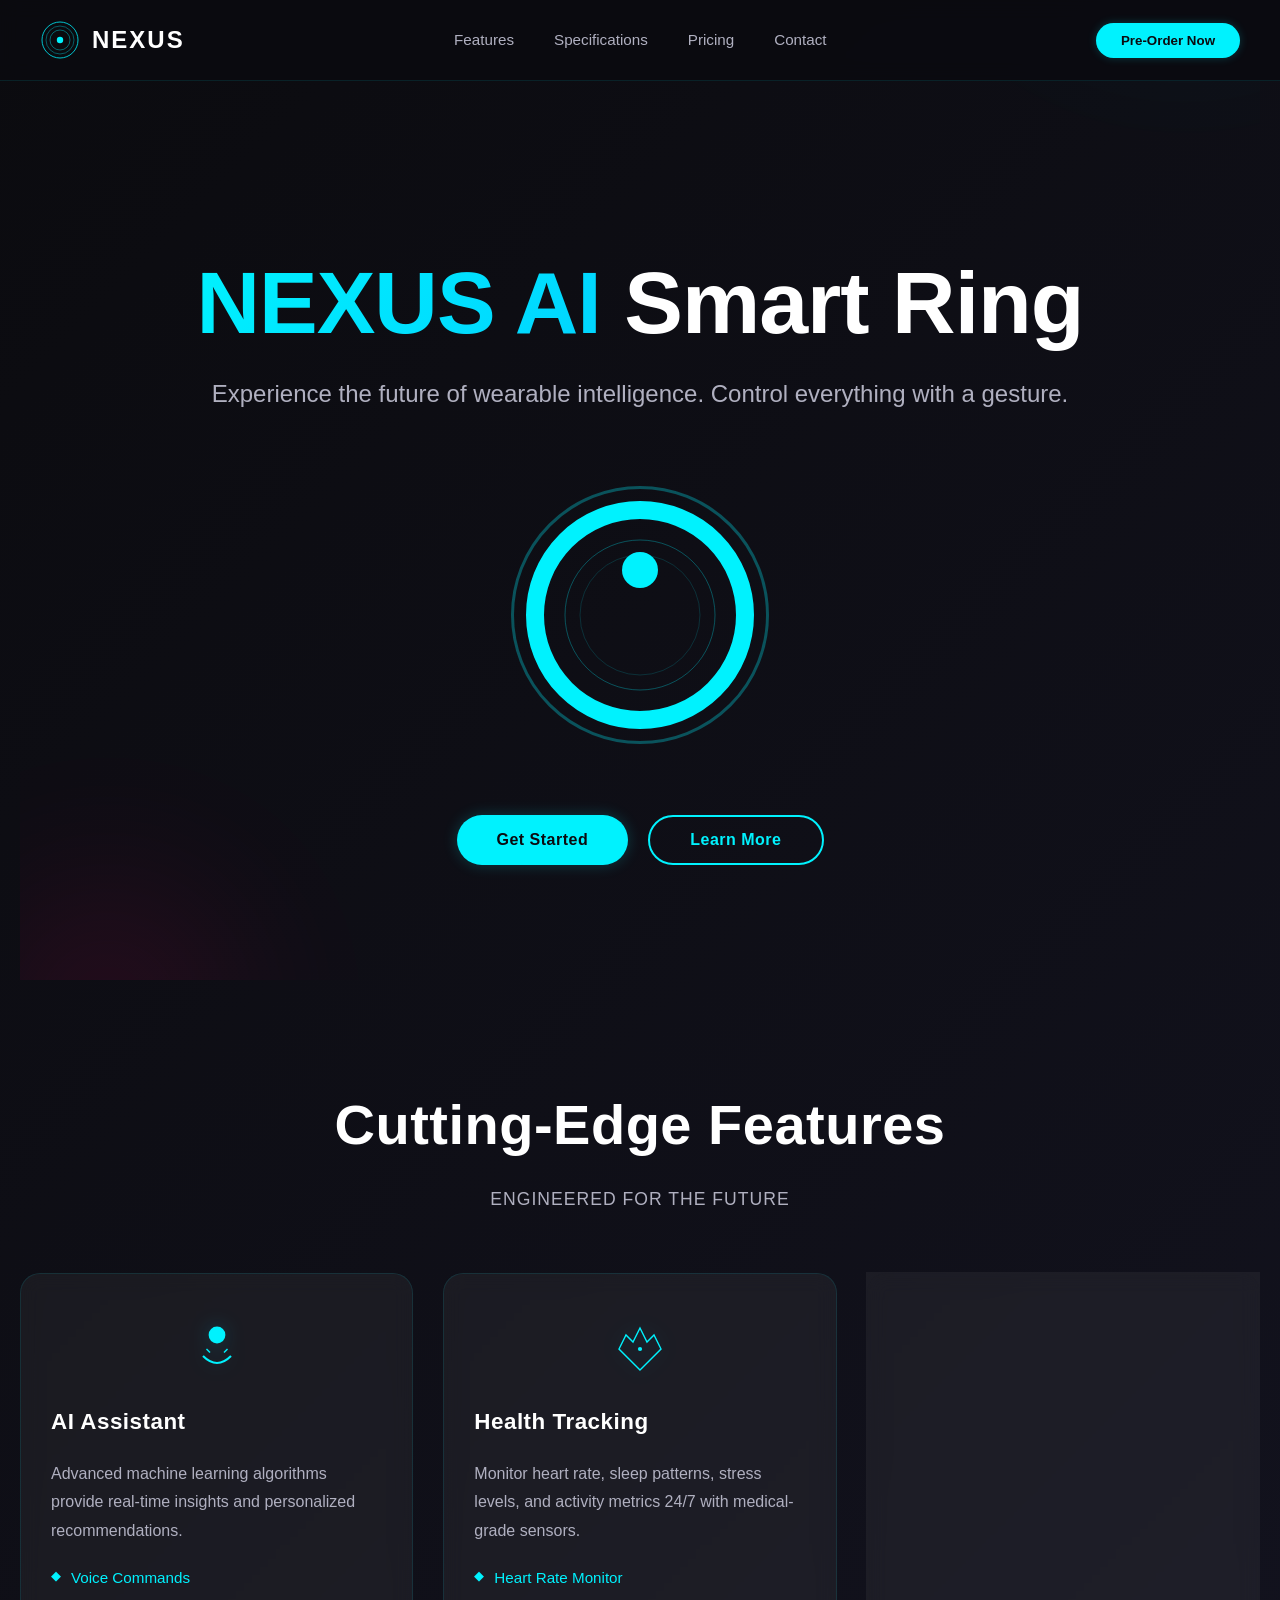
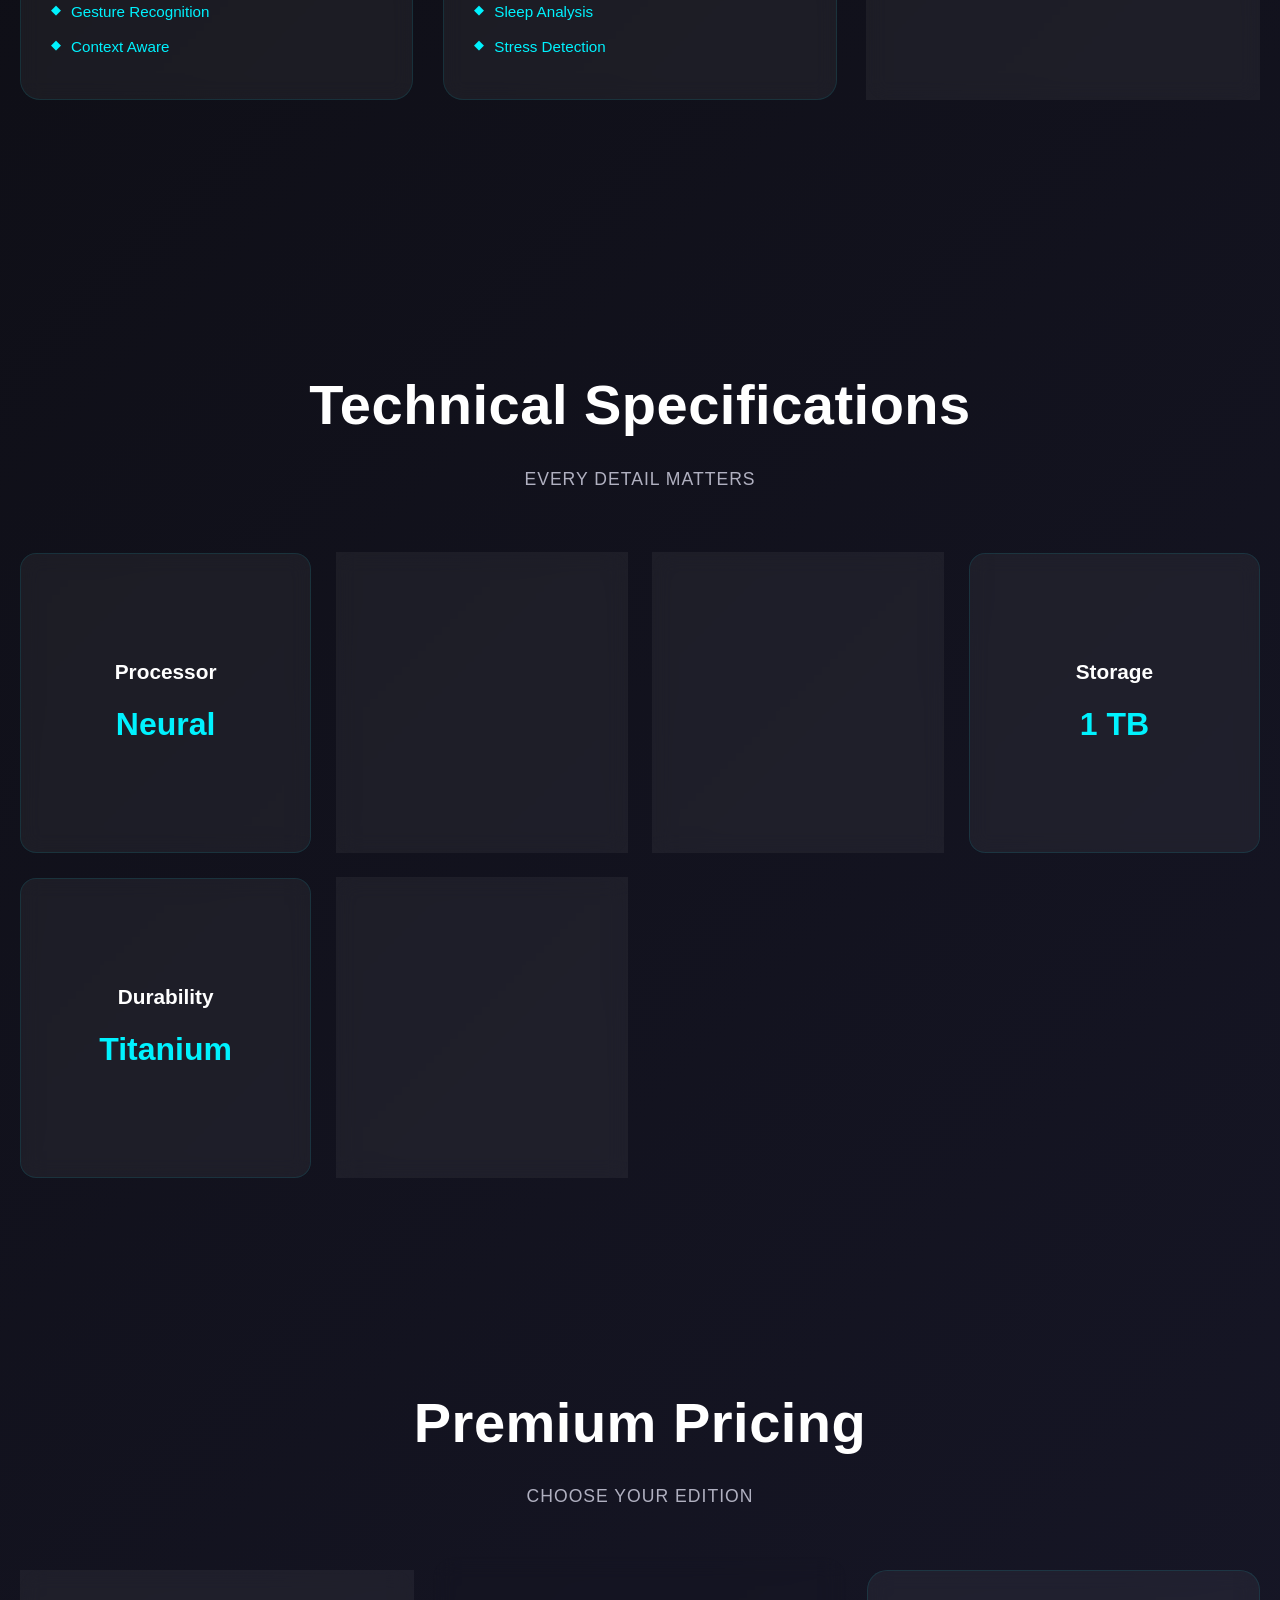
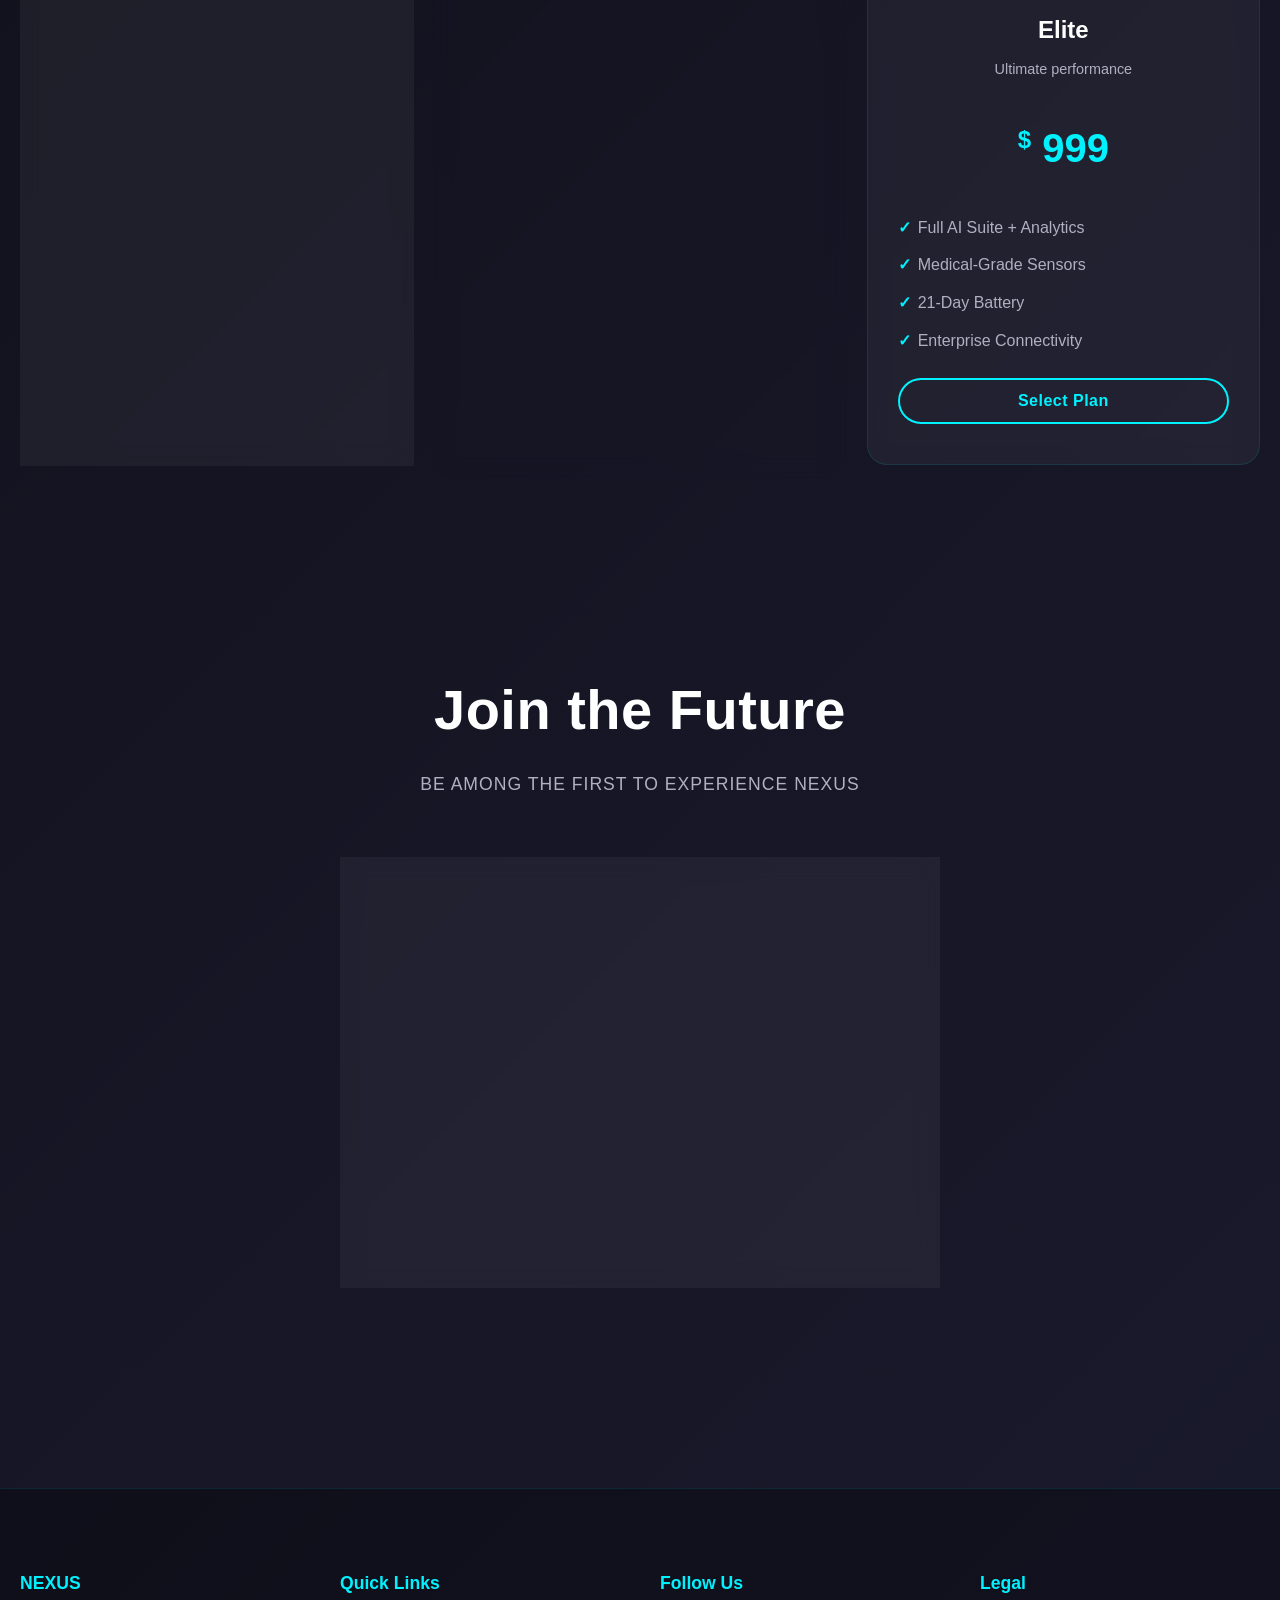
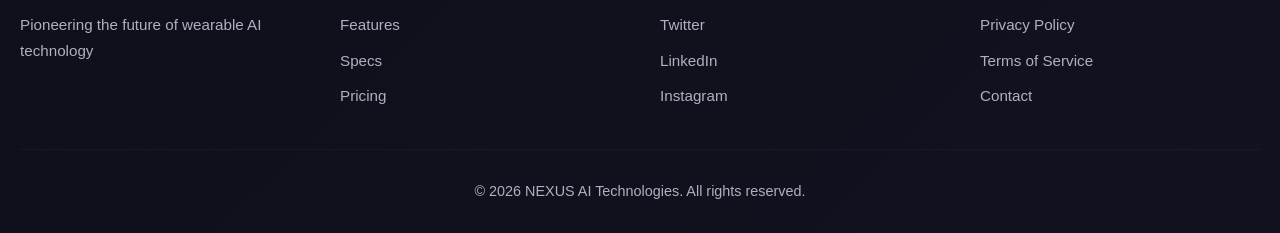
<file: index.html>
<!DOCTYPE html>
<html lang="en">
<head>
    <meta charset="UTF-8">
    <meta name="viewport" content="width=device-width, initial-scale=1.0">
    <meta name="description" content="NEXUS - Premium AI Smart Ring Launch Page">
    <title>NEXUS - AI Smart Ring | Future of Wearable Technology</title>
    <link rel="stylesheet" href="smartlanding.css">
</head>
<body>

<!-- STICKY NAVIGATION HEADER -->
<header class="navbar">
    <nav class="navbar__container">
        <!-- Logo Section -->
        <div class="navbar__logo">
            <svg class="logo__icon" viewBox="0 0 100 100" xmlns="http://www.w3.org/2000/svg">
                <circle cx="50" cy="50" r="45" fill="none" stroke="#00f2fe" stroke-width="2"/>
                <circle cx="50" cy="50" r="35" fill="none" stroke="#00f2fe" stroke-width="1.5" opacity="0.6"/>
                <circle cx="50" cy="50" r="25" fill="none" stroke="#00f2fe" stroke-width="1"/>
                <circle cx="50" cy="50" r="8" fill="#00f2fe"/>
            </svg>
            <span class="logo__text">NEXUS</span>
        </div>

        <!-- Navigation Menu -->
        <ul class="navbar__menu">
            <li><a href="#features" class="navbar__link">Features</a></li>
            <li><a href="#specs" class="navbar__link">Specifications</a></li>
            <li><a href="#pricing" class="navbar__link">Pricing</a></li>
            <li><a href="#contact" class="navbar__link">Contact</a></li>
        </ul>

        <!-- CTA Button -->
        <button class="navbar__cta">Pre-Order Now</button>
    </nav>
</header>

<!-- MAIN CONTENT CONTAINER -->
<main class="container">

    <!-- HERO SECTION -->
    <section class="hero">
        <div class="hero__content">
            <h1 class="hero__title">
                <span class="gradient-text">NEXUS AI</span> Smart Ring
            </h1>
            <p class="hero__subtitle">
                Experience the future of wearable intelligence. Control everything with a gesture.
            </p>
            
            <!-- Hero Product Visualization (CSS-only) -->
            <div class="hero__product">
                <svg class="ring-visualization" viewBox="0 0 200 200" xmlns="http://www.w3.org/2000/svg">
                    <!-- Outer glow -->
                    <circle cx="100" cy="100" r="85" fill="none" stroke="#00f2fe" stroke-width="2" opacity="0.3" class="ring-glow"/>
                    <!-- Main ring body -->
                    <circle cx="100" cy="100" r="70" fill="none" stroke="#00f2fe" stroke-width="12" class="ring-body"/>
                    <!-- Inner stone -->
                    <circle cx="100" cy="70" r="12" fill="#00f2fe" class="ring-stone"/>
                    <!-- Tech details -->
                    <circle cx="100" cy="100" r="50" fill="none" stroke="#00f2fe" stroke-width="0.5" opacity="0.4"/>
                    <circle cx="100" cy="100" r="40" fill="none" stroke="#00f2fe" stroke-width="0.5" opacity="0.2"/>
                </svg>
            </div>

            <!-- Hero CTA Buttons -->
            <div class="hero__buttons">
                <button class="btn btn--primary">Get Started</button>
                <button class="btn btn--secondary">Learn More</button>
            </div>
        </div>

        <!-- Animated background elements -->
        <div class="hero__background">
            <div class="gradient-orb gradient-orb--1"></div>
            <div class="gradient-orb gradient-orb--2"></div>
        </div>
    </section>

    <!-- FEATURES SECTION -->
    <section class="features" id="features">
        <div class="section__header">
            <h2 class="section__title">Cutting-Edge Features</h2>
            <p class="section__subtitle">Engineered for the future</p>
        </div>

        <!-- 3-Column Responsive Grid -->
        <div class="features__grid">

            <!-- Feature Card 1: AI Assistant -->
            <article class="feature-card glassmorphism">
                <div class="feature-card__icon">
                    <svg viewBox="0 0 100 100" xmlns="http://www.w3.org/2000/svg">
                        <circle cx="50" cy="30" r="12" fill="#00f2fe"/>
                        <path d="M 30 60 Q 50 80 70 60" stroke="#00f2fe" stroke-width="3" fill="none"/>
                        <path d="M 35 50 L 40 55" stroke="#00f2fe" stroke-width="2"/>
                        <path d="M 65 50 L 60 55" stroke="#00f2fe" stroke-width="2"/>
                    </svg>
                </div>
                <h3 class="feature-card__title">AI Assistant</h3>
                <p class="feature-card__description">
                    Advanced machine learning algorithms provide real-time insights and personalized recommendations.
                </p>
                <ul class="feature-card__list">
                    <li>Voice Commands</li>
                    <li>Gesture Recognition</li>
                    <li>Context Aware</li>
                </ul>
            </article>

            <!-- Feature Card 2: Health Monitoring -->
            <article class="feature-card glassmorphism">
                <div class="feature-card__icon">
                    <svg viewBox="0 0 100 100" xmlns="http://www.w3.org/2000/svg">
                        <path d="M 50 20 L 60 40 L 70 30 L 80 50 L 50 80 L 20 50 L 30 30 L 40 40 Z" fill="none" stroke="#00f2fe" stroke-width="2"/>
                        <circle cx="50" cy="50" r="3" fill="#00f2fe"/>
                    </svg>
                </div>
                <h3 class="feature-card__title">Health Tracking</h3>
                <p class="feature-card__description">
                    Monitor heart rate, sleep patterns, stress levels, and activity metrics 24/7 with medical-grade sensors.
                </p>
                <ul class="feature-card__list">
                    <li>Heart Rate Monitor</li>
                    <li>Sleep Analysis</li>
                    <li>Stress Detection</li>
                </ul>
            </article>

            <!-- Feature Card 3: Seamless Connectivity -->
            <article class="feature-card glassmorphism">
                <div class="feature-card__icon">
                    <svg viewBox="0 0 100 100" xmlns="http://www.w3.org/2000/svg">
                        <circle cx="50" cy="50" r="5" fill="#00f2fe"/>
                        <circle cx="50" cy="50" r="15" fill="none" stroke="#00f2fe" stroke-width="1.5"/>
                        <circle cx="50" cy="50" r="30" fill="none" stroke="#00f2fe" stroke-width="1"/>
                        <circle cx="50" cy="50" r="45" fill="none" stroke="#00f2fe" stroke-width="0.5" opacity="0.5"/>
                    </svg>
                </div>
                <h3 class="feature-card__title">Universal Connection</h3>
                <p class="feature-card__description">
                    5G-enabled connectivity syncs seamlessly with all your smart devices and cloud services.
                </p>
                <ul class="feature-card__list">
                    <li>5G / 4G LTE</li>
                    <li>WiFi Direct</li>
                    <li>Bluetooth 6.0</li>
                </ul>
            </article>

        </div>
    </section>

    <!-- SPECIFICATIONS SECTION WITH 3D FLIP CARDS -->
    <section class="specs" id="specs">
        <div class="section__header">
            <h2 class="section__title">Technical Specifications</h2>
            <p class="section__subtitle">Every detail matters</p>
        </div>

        <!-- Flip Card Grid -->
        <div class="specs__grid">

            <!-- Flip Card 1: Processor -->
            <div class="flip-card">
                <div class="flip-card__inner">
                    <div class="flip-card__front glassmorphism">
                        <h3>Processor</h3>
                        <p>Neural</p>
                    </div>
                    <div class="flip-card__back glassmorphism">
                        <h4>Quantum AI Chip</h4>
                        <p>12-Core Processor @ 3.5GHz with Neural Processing Unit (NPU)</p>
                    </div>
                </div>
            </div>

            <!-- Flip Card 2: Battery -->
            <div class="flip-card">
                <div class="flip-card__inner">
                    <div class="flip-card__front glassmorphism">
                        <h3>Battery Life</h3>
                        <p>14 Days</p>
                    </div>
                    <div class="flip-card__back glassmorphism">
                        <h4>Ultra-Dense Battery</h4>
                        <p>2000mAh Graphene Core with wireless charging</p>
                    </div>
                </div>
            </div>

            <!-- Flip Card 3: Display -->
            <div class="flip-card">
                <div class="flip-card__inner">
                    <div class="flip-card__front glassmorphism">
                        <h3>Display</h3>
                        <p>Holographic</p>
                    </div>
                    <div class="flip-card__back glassmorphism">
                        <h4>Micro OLED Display</h4>
                        <p>2.2" curved display with 500 nits brightness</p>
                    </div>
                </div>
            </div>

            <!-- Flip Card 4: Storage -->
            <div class="flip-card">
                <div class="flip-card__inner">
                    <div class="flip-card__front glassmorphism">
                        <h3>Storage</h3>
                        <p>1 TB</p>
                    </div>
                    <div class="flip-card__back glassmorphism">
                        <h4>Advanced Memory</h4>
                        <p>1TB Flash Storage + 16GB RAM with cloud sync</p>
                    </div>
                </div>
            </div>

            <!-- Flip Card 5: Durability -->
            <div class="flip-card">
                <div class="flip-card__inner">
                    <div class="flip-card__front glassmorphism">
                        <h3>Durability</h3>
                        <p>Titanium</p>
                    </div>
                    <div class="flip-card__back glassmorphism">
                        <h4>Military Grade Materials</h4>
                        <p>Aerospace titanium, sapphire crystal, IP69K waterproof</p>
                    </div>
                </div>
            </div>

            <!-- Flip Card 6: Sensors -->
            <div class="flip-card">
                <div class="flip-card__inner">
                    <div class="flip-card__front glassmorphism">
                        <h3>Sensors</h3>
                        <p>22 Total</p>
                    </div>
                    <div class="flip-card__back glassmorphism">
                        <h4>Multi-Sensor Array</h4>
                        <p>ECG, PPG, EMG, IMU, Temperature, and more</p>
                    </div>
                </div>
            </div>

        </div>
    </section>

    <!-- PRICING SECTION -->
    <section class="pricing" id="pricing">
        <div class="section__header">
            <h2 class="section__title">Premium Pricing</h2>
            <p class="section__subtitle">Choose your edition</p>
        </div>

        <div class="pricing__grid">

            <!-- Standard Edition -->
            <div class="pricing-card glassmorphism">
                <div class="pricing-card__header">
                    <h3 class="pricing-card__title">Standard</h3>
                    <p class="pricing-card__subtitle">Perfect for beginners</p>
                </div>
                <div class="pricing-card__price">
                    <span class="price__currency">$</span>
                    <span class="price__amount">299</span>
                </div>
                <ul class="pricing-card__features">
                    <li>AI Assistant (Basic)</li>
                    <li>Health Monitoring</li>
                    <li>7-Day Battery</li>
                    <li>WiFi + 4G</li>
                </ul>
                <button class="btn btn--primary-outlined">Select Plan</button>
            </div>

            <!-- Pro Edition (Featured) -->
            <div class="pricing-card glassmorphism pricing-card--featured">
                <div class="pricing-card__badge">MOST POPULAR</div>
                <div class="pricing-card__header">
                    <h3 class="pricing-card__title">Pro</h3>
                    <p class="pricing-card__subtitle">Recommended</p>
                </div>
                <div class="pricing-card__price">
                    <span class="price__currency">$</span>
                    <span class="price__amount">599</span>
                </div>
                <ul class="pricing-card__features">
                    <li>Advanced AI Engine</li>
                    <li>Complete Health Suite</li>
                    <li>14-Day Battery</li>
                    <li>5G + WiFi Direct</li>
                </ul>
                <button class="btn btn--primary">Select Plan</button>
            </div>

            <!-- Elite Edition -->
            <div class="pricing-card glassmorphism">
                <div class="pricing-card__header">
                    <h3 class="pricing-card__title">Elite</h3>
                    <p class="pricing-card__subtitle">Ultimate performance</p>
                </div>
                <div class="pricing-card__price">
                    <span class="price__currency">$</span>
                    <span class="price__amount">999</span>
                </div>
                <ul class="pricing-card__features">
                    <li>Full AI Suite + Analytics</li>
                    <li>Medical-Grade Sensors</li>
                    <li>21-Day Battery</li>
                    <li>Enterprise Connectivity</li>
                </ul>
                <button class="btn btn--primary-outlined">Select Plan</button>
            </div>

        </div>
    </section>

    <!-- CONTACT SECTION -->
    <section class="contact" id="contact">
        <div class="section__header">
            <h2 class="section__title">Join the Future</h2>
            <p class="section__subtitle">Be among the first to experience NEXUS</p>
        </div>

        <form class="contact-form glassmorphism">
            <div class="form-group">
                <input type="text" placeholder="Your Name" class="form-input" required>
            </div>
            <div class="form-group">
                <input type="email" placeholder="Your Email" class="form-input" required>
            </div>
            <div class="form-group">
                <textarea placeholder="Your Message" class="form-textarea" rows="5" required></textarea>
            </div>
            <button type="submit" class="btn btn--primary">Send Message</button>
        </form>
    </section>

</main>

<!-- FOOTER -->
<footer class="footer">
    <div class="footer__content">
        <div class="footer__section">
            <h4>NEXUS</h4>
            <p>Pioneering the future of wearable AI technology</p>
        </div>
        <div class="footer__section">
            <h4>Quick Links</h4>
            <ul>
                <li><a href="#features">Features</a></li>
                <li><a href="#specs">Specs</a></li>
                <li><a href="#pricing">Pricing</a></li>
            </ul>
        </div>
        <div class="footer__section">
            <h4>Follow Us</h4>
            <ul>
                <li><a href="#">Twitter</a></li>
                <li><a href="#">LinkedIn</a></li>
                <li><a href="#">Instagram</a></li>
            </ul>
        </div>
        <div class="footer__section">
            <h4>Legal</h4>
            <ul>
                <li><a href="#">Privacy Policy</a></li>
                <li><a href="#">Terms of Service</a></li>
                <li><a href="#">Contact</a></li>
            </ul>
        </div>
    </div>
    <div class="footer__bottom">
        <p>&copy; 2026 NEXUS AI Technologies. All rights reserved.</p>
    </div>
</footer>

</body>
</html>
</file>
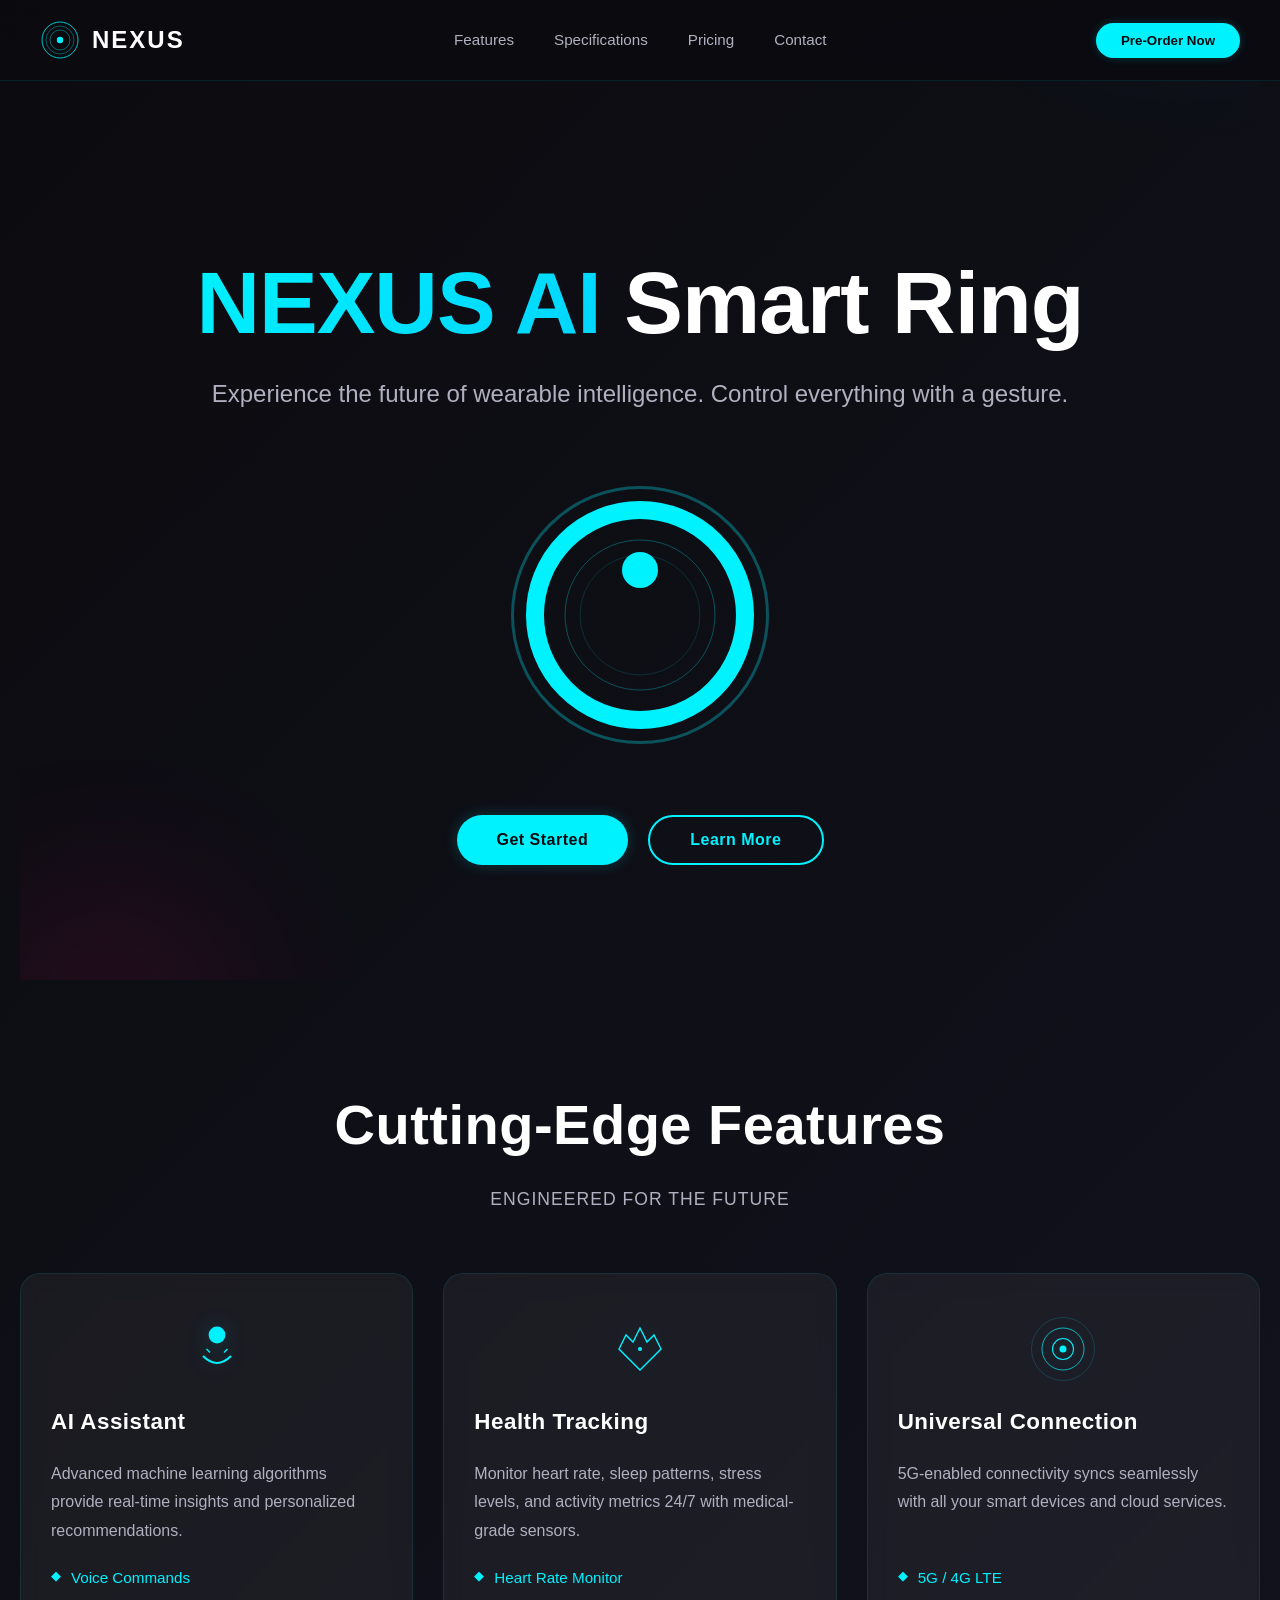
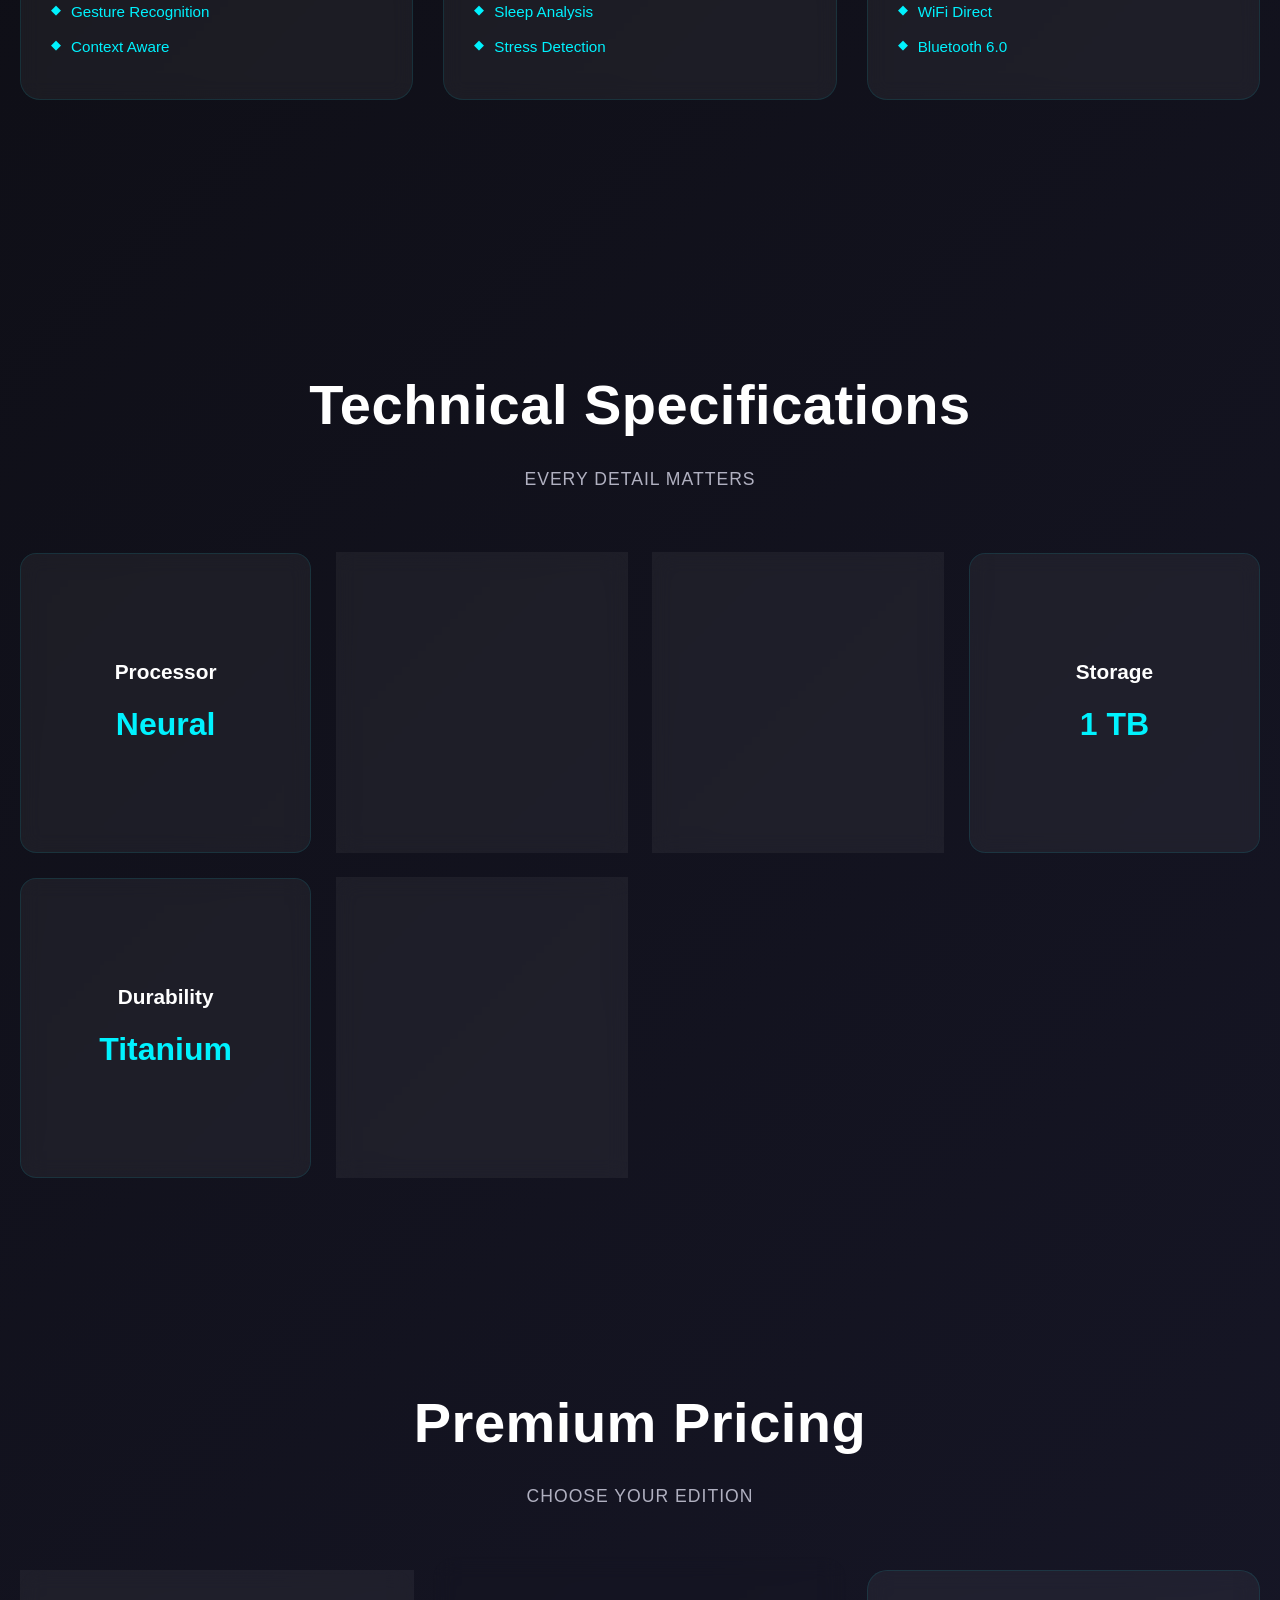
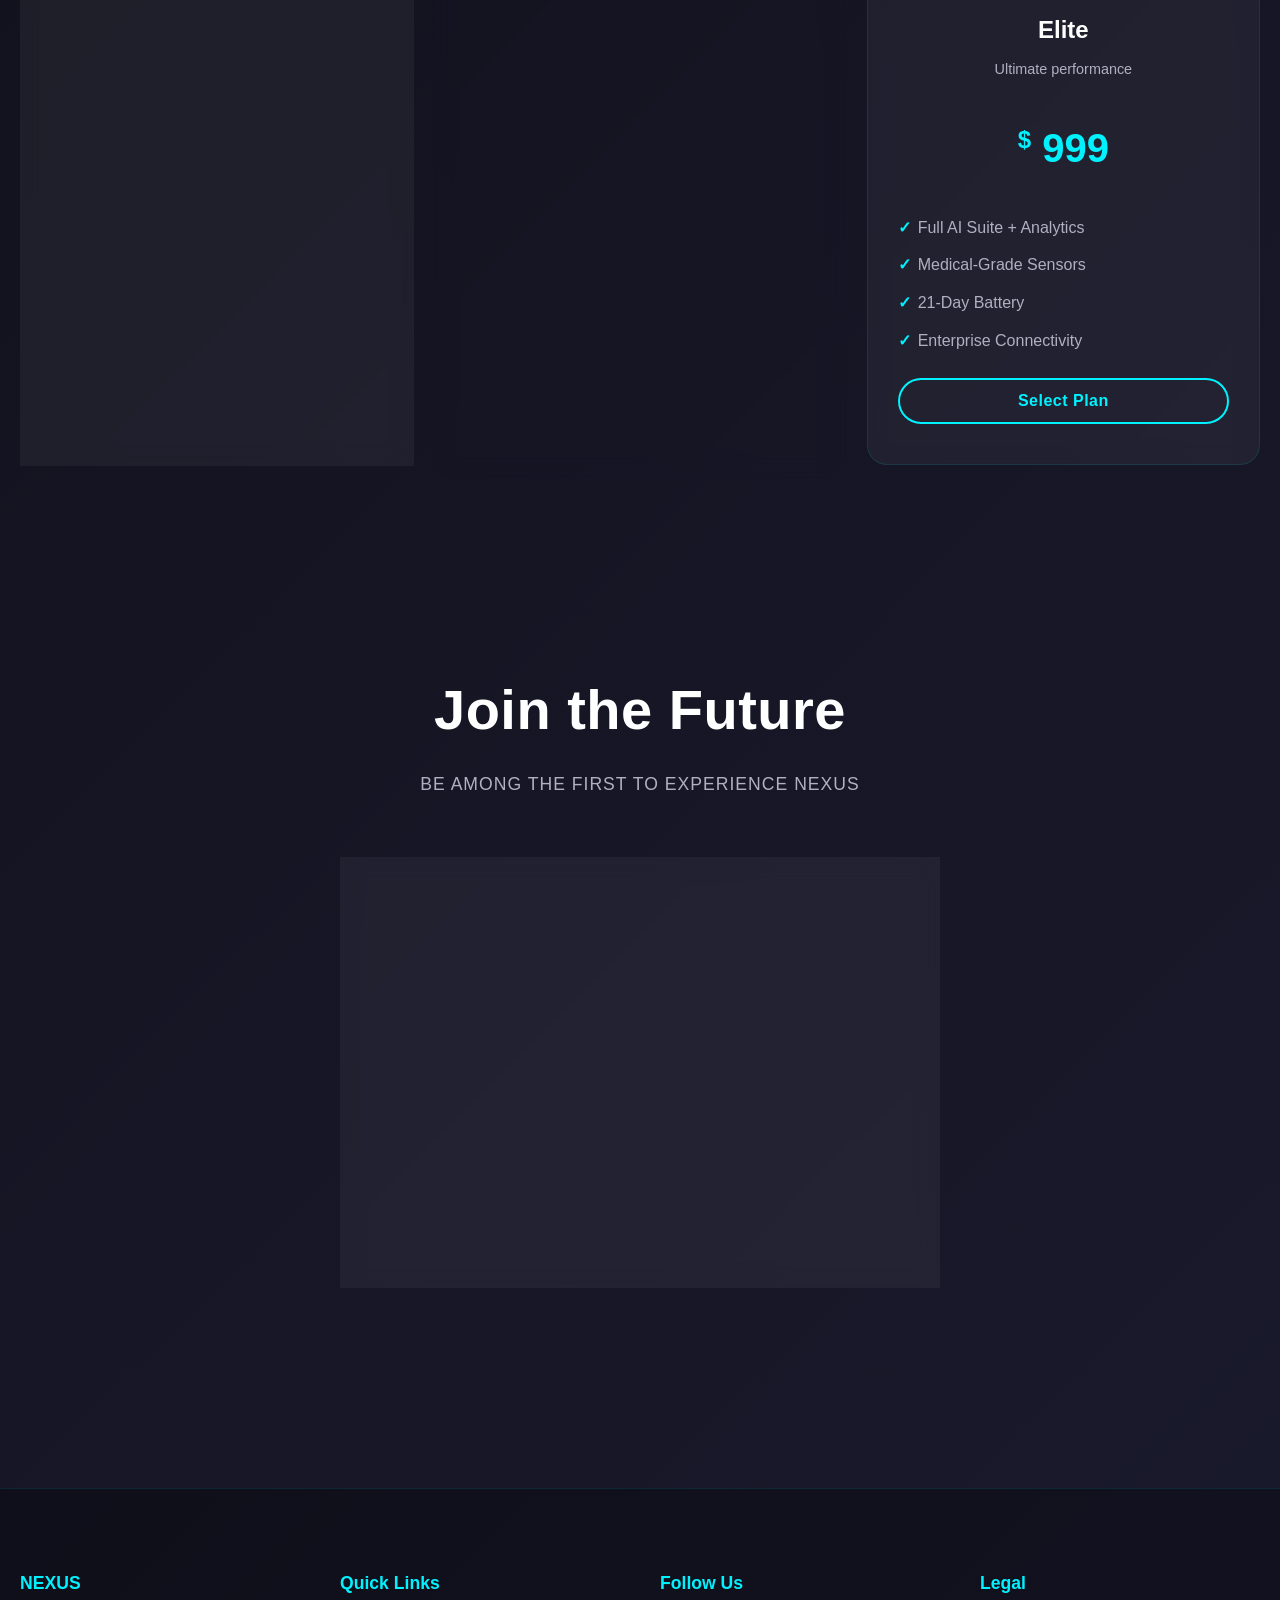
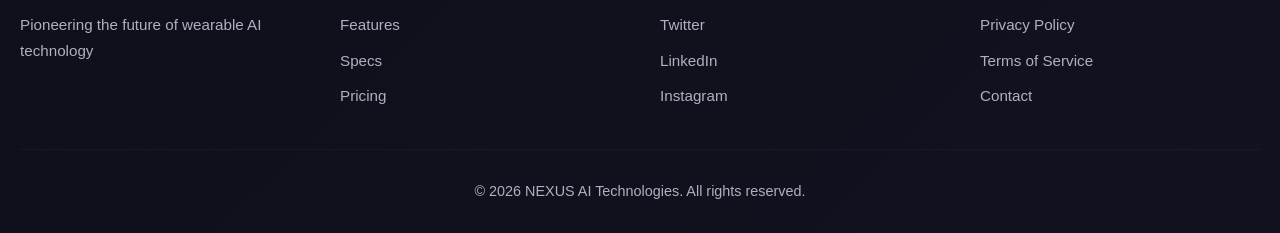
<file: smartlanding.html>
<!DOCTYPE html>
<html lang="en">
<head>
    <meta charset="UTF-8">
    <meta name="viewport" content="width=device-width, initial-scale=1.0">
    <meta name="description" content="NEXUS - Premium AI Smart Ring Launch Page">
    <title>NEXUS - AI Smart Ring | Future of Wearable Technology</title>
    <link rel="stylesheet" href="smartlanding.css">
</head>
<body>

<!-- STICKY NAVIGATION HEADER -->
<header class="navbar">
    <nav class="navbar__container">
        <!-- Logo Section -->
        <div class="navbar__logo">
            <svg class="logo__icon" viewBox="0 0 100 100" xmlns="http://www.w3.org/2000/svg">
                <circle cx="50" cy="50" r="45" fill="none" stroke="#00f2fe" stroke-width="2"/>
                <circle cx="50" cy="50" r="35" fill="none" stroke="#00f2fe" stroke-width="1.5" opacity="0.6"/>
                <circle cx="50" cy="50" r="25" fill="none" stroke="#00f2fe" stroke-width="1"/>
                <circle cx="50" cy="50" r="8" fill="#00f2fe"/>
            </svg>
            <span class="logo__text">NEXUS</span>
        </div>

        <!-- Navigation Menu -->
        <ul class="navbar__menu">
            <li><a href="#features" class="navbar__link">Features</a></li>
            <li><a href="#specs" class="navbar__link">Specifications</a></li>
            <li><a href="#pricing" class="navbar__link">Pricing</a></li>
            <li><a href="#contact" class="navbar__link">Contact</a></li>
        </ul>

        <!-- CTA Button -->
        <button class="navbar__cta">Pre-Order Now</button>
    </nav>
</header>

<!-- MAIN CONTENT CONTAINER -->
<main class="container">

    <!-- HERO SECTION -->
    <section class="hero">
        <div class="hero__content">
            <h1 class="hero__title">
                <span class="gradient-text">NEXUS AI</span> Smart Ring
            </h1>
            <p class="hero__subtitle">
                Experience the future of wearable intelligence. Control everything with a gesture.
            </p>
            
            <!-- Hero Product Visualization (CSS-only) -->
            <div class="hero__product">
                <svg class="ring-visualization" viewBox="0 0 200 200" xmlns="http://www.w3.org/2000/svg">
                    <!-- Outer glow -->
                    <circle cx="100" cy="100" r="85" fill="none" stroke="#00f2fe" stroke-width="2" opacity="0.3" class="ring-glow"/>
                    <!-- Main ring body -->
                    <circle cx="100" cy="100" r="70" fill="none" stroke="#00f2fe" stroke-width="12" class="ring-body"/>
                    <!-- Inner stone -->
                    <circle cx="100" cy="70" r="12" fill="#00f2fe" class="ring-stone"/>
                    <!-- Tech details -->
                    <circle cx="100" cy="100" r="50" fill="none" stroke="#00f2fe" stroke-width="0.5" opacity="0.4"/>
                    <circle cx="100" cy="100" r="40" fill="none" stroke="#00f2fe" stroke-width="0.5" opacity="0.2"/>
                </svg>
            </div>

            <!-- Hero CTA Buttons -->
            <div class="hero__buttons">
                <button class="btn btn--primary">Get Started</button>
                <button class="btn btn--secondary">Learn More</button>
            </div>
        </div>

        <!-- Animated background elements -->
        <div class="hero__background">
            <div class="gradient-orb gradient-orb--1"></div>
            <div class="gradient-orb gradient-orb--2"></div>
        </div>
    </section>

    <!-- FEATURES SECTION -->
    <section class="features" id="features">
        <div class="section__header">
            <h2 class="section__title">Cutting-Edge Features</h2>
            <p class="section__subtitle">Engineered for the future</p>
        </div>

        <!-- 3-Column Responsive Grid -->
        <div class="features__grid">

            <!-- Feature Card 1: AI Assistant -->
            <article class="feature-card glassmorphism">
                <div class="feature-card__icon">
                    <svg viewBox="0 0 100 100" xmlns="http://www.w3.org/2000/svg">
                        <circle cx="50" cy="30" r="12" fill="#00f2fe"/>
                        <path d="M 30 60 Q 50 80 70 60" stroke="#00f2fe" stroke-width="3" fill="none"/>
                        <path d="M 35 50 L 40 55" stroke="#00f2fe" stroke-width="2"/>
                        <path d="M 65 50 L 60 55" stroke="#00f2fe" stroke-width="2"/>
                    </svg>
                </div>
                <h3 class="feature-card__title">AI Assistant</h3>
                <p class="feature-card__description">
                    Advanced machine learning algorithms provide real-time insights and personalized recommendations.
                </p>
                <ul class="feature-card__list">
                    <li>Voice Commands</li>
                    <li>Gesture Recognition</li>
                    <li>Context Aware</li>
                </ul>
            </article>

            <!-- Feature Card 2: Health Monitoring -->
            <article class="feature-card glassmorphism">
                <div class="feature-card__icon">
                    <svg viewBox="0 0 100 100" xmlns="http://www.w3.org/2000/svg">
                        <path d="M 50 20 L 60 40 L 70 30 L 80 50 L 50 80 L 20 50 L 30 30 L 40 40 Z" fill="none" stroke="#00f2fe" stroke-width="2"/>
                        <circle cx="50" cy="50" r="3" fill="#00f2fe"/>
                    </svg>
                </div>
                <h3 class="feature-card__title">Health Tracking</h3>
                <p class="feature-card__description">
                    Monitor heart rate, sleep patterns, stress levels, and activity metrics 24/7 with medical-grade sensors.
                </p>
                <ul class="feature-card__list">
                    <li>Heart Rate Monitor</li>
                    <li>Sleep Analysis</li>
                    <li>Stress Detection</li>
                </ul>
            </article>

            <!-- Feature Card 3: Seamless Connectivity -->
            <article class="feature-card glassmorphism">
                <div class="feature-card__icon">
                    <svg viewBox="0 0 100 100" xmlns="http://www.w3.org/2000/svg">
                        <circle cx="50" cy="50" r="5" fill="#00f2fe"/>
                        <circle cx="50" cy="50" r="15" fill="none" stroke="#00f2fe" stroke-width="1.5"/>
                        <circle cx="50" cy="50" r="30" fill="none" stroke="#00f2fe" stroke-width="1"/>
                        <circle cx="50" cy="50" r="45" fill="none" stroke="#00f2fe" stroke-width="0.5" opacity="0.5"/>
                    </svg>
                </div>
                <h3 class="feature-card__title">Universal Connection</h3>
                <p class="feature-card__description">
                    5G-enabled connectivity syncs seamlessly with all your smart devices and cloud services.
                </p>
                <ul class="feature-card__list">
                    <li>5G / 4G LTE</li>
                    <li>WiFi Direct</li>
                    <li>Bluetooth 6.0</li>
                </ul>
            </article>

        </div>
    </section>

    <!-- SPECIFICATIONS SECTION WITH 3D FLIP CARDS -->
    <section class="specs" id="specs">
        <div class="section__header">
            <h2 class="section__title">Technical Specifications</h2>
            <p class="section__subtitle">Every detail matters</p>
        </div>

        <!-- Flip Card Grid -->
        <div class="specs__grid">

            <!-- Flip Card 1: Processor -->
            <div class="flip-card">
                <div class="flip-card__inner">
                    <div class="flip-card__front glassmorphism">
                        <h3>Processor</h3>
                        <p>Neural</p>
                    </div>
                    <div class="flip-card__back glassmorphism">
                        <h4>Quantum AI Chip</h4>
                        <p>12-Core Processor @ 3.5GHz with Neural Processing Unit (NPU)</p>
                    </div>
                </div>
            </div>

            <!-- Flip Card 2: Battery -->
            <div class="flip-card">
                <div class="flip-card__inner">
                    <div class="flip-card__front glassmorphism">
                        <h3>Battery Life</h3>
                        <p>14 Days</p>
                    </div>
                    <div class="flip-card__back glassmorphism">
                        <h4>Ultra-Dense Battery</h4>
                        <p>2000mAh Graphene Core with wireless charging</p>
                    </div>
                </div>
            </div>

            <!-- Flip Card 3: Display -->
            <div class="flip-card">
                <div class="flip-card__inner">
                    <div class="flip-card__front glassmorphism">
                        <h3>Display</h3>
                        <p>Holographic</p>
                    </div>
                    <div class="flip-card__back glassmorphism">
                        <h4>Micro OLED Display</h4>
                        <p>2.2" curved display with 500 nits brightness</p>
                    </div>
                </div>
            </div>

            <!-- Flip Card 4: Storage -->
            <div class="flip-card">
                <div class="flip-card__inner">
                    <div class="flip-card__front glassmorphism">
                        <h3>Storage</h3>
                        <p>1 TB</p>
                    </div>
                    <div class="flip-card__back glassmorphism">
                        <h4>Advanced Memory</h4>
                        <p>1TB Flash Storage + 16GB RAM with cloud sync</p>
                    </div>
                </div>
            </div>

            <!-- Flip Card 5: Durability -->
            <div class="flip-card">
                <div class="flip-card__inner">
                    <div class="flip-card__front glassmorphism">
                        <h3>Durability</h3>
                        <p>Titanium</p>
                    </div>
                    <div class="flip-card__back glassmorphism">
                        <h4>Military Grade Materials</h4>
                        <p>Aerospace titanium, sapphire crystal, IP69K waterproof</p>
                    </div>
                </div>
            </div>

            <!-- Flip Card 6: Sensors -->
            <div class="flip-card">
                <div class="flip-card__inner">
                    <div class="flip-card__front glassmorphism">
                        <h3>Sensors</h3>
                        <p>22 Total</p>
                    </div>
                    <div class="flip-card__back glassmorphism">
                        <h4>Multi-Sensor Array</h4>
                        <p>ECG, PPG, EMG, IMU, Temperature, and more</p>
                    </div>
                </div>
            </div>

        </div>
    </section>

    <!-- PRICING SECTION -->
    <section class="pricing" id="pricing">
        <div class="section__header">
            <h2 class="section__title">Premium Pricing</h2>
            <p class="section__subtitle">Choose your edition</p>
        </div>

        <div class="pricing__grid">

            <!-- Standard Edition -->
            <div class="pricing-card glassmorphism">
                <div class="pricing-card__header">
                    <h3 class="pricing-card__title">Standard</h3>
                    <p class="pricing-card__subtitle">Perfect for beginners</p>
                </div>
                <div class="pricing-card__price">
                    <span class="price__currency">$</span>
                    <span class="price__amount">299</span>
                </div>
                <ul class="pricing-card__features">
                    <li>AI Assistant (Basic)</li>
                    <li>Health Monitoring</li>
                    <li>7-Day Battery</li>
                    <li>WiFi + 4G</li>
                </ul>
                <button class="btn btn--primary-outlined">Select Plan</button>
            </div>

            <!-- Pro Edition (Featured) -->
            <div class="pricing-card glassmorphism pricing-card--featured">
                <div class="pricing-card__badge">MOST POPULAR</div>
                <div class="pricing-card__header">
                    <h3 class="pricing-card__title">Pro</h3>
                    <p class="pricing-card__subtitle">Recommended</p>
                </div>
                <div class="pricing-card__price">
                    <span class="price__currency">$</span>
                    <span class="price__amount">599</span>
                </div>
                <ul class="pricing-card__features">
                    <li>Advanced AI Engine</li>
                    <li>Complete Health Suite</li>
                    <li>14-Day Battery</li>
                    <li>5G + WiFi Direct</li>
                </ul>
                <button class="btn btn--primary">Select Plan</button>
            </div>

            <!-- Elite Edition -->
            <div class="pricing-card glassmorphism">
                <div class="pricing-card__header">
                    <h3 class="pricing-card__title">Elite</h3>
                    <p class="pricing-card__subtitle">Ultimate performance</p>
                </div>
                <div class="pricing-card__price">
                    <span class="price__currency">$</span>
                    <span class="price__amount">999</span>
                </div>
                <ul class="pricing-card__features">
                    <li>Full AI Suite + Analytics</li>
                    <li>Medical-Grade Sensors</li>
                    <li>21-Day Battery</li>
                    <li>Enterprise Connectivity</li>
                </ul>
                <button class="btn btn--primary-outlined">Select Plan</button>
            </div>

        </div>
    </section>

    <!-- CONTACT SECTION -->
    <section class="contact" id="contact">
        <div class="section__header">
            <h2 class="section__title">Join the Future</h2>
            <p class="section__subtitle">Be among the first to experience NEXUS</p>
        </div>

        <form class="contact-form glassmorphism">
            <div class="form-group">
                <input type="text" placeholder="Your Name" class="form-input" required>
            </div>
            <div class="form-group">
                <input type="email" placeholder="Your Email" class="form-input" required>
            </div>
            <div class="form-group">
                <textarea placeholder="Your Message" class="form-textarea" rows="5" required></textarea>
            </div>
            <button type="submit" class="btn btn--primary">Send Message</button>
        </form>
    </section>

</main>

<!-- FOOTER -->
<footer class="footer">
    <div class="footer__content">
        <div class="footer__section">
            <h4>NEXUS</h4>
            <p>Pioneering the future of wearable AI technology</p>
        </div>
        <div class="footer__section">
            <h4>Quick Links</h4>
            <ul>
                <li><a href="#features">Features</a></li>
                <li><a href="#specs">Specs</a></li>
                <li><a href="#pricing">Pricing</a></li>
            </ul>
        </div>
        <div class="footer__section">
            <h4>Follow Us</h4>
            <ul>
                <li><a href="#">Twitter</a></li>
                <li><a href="#">LinkedIn</a></li>
                <li><a href="#">Instagram</a></li>
            </ul>
        </div>
        <div class="footer__section">
            <h4>Legal</h4>
            <ul>
                <li><a href="#">Privacy Policy</a></li>
                <li><a href="#">Terms of Service</a></li>
                <li><a href="#">Contact</a></li>
            </ul>
        </div>
    </div>
    <div class="footer__bottom">
        <p>&copy; 2026 NEXUS AI Technologies. All rights reserved.</p>
    </div>
</footer>

</body>
</html>
</file>
<file: smartlanding.css>
/* ============================================
   NEXUS AI SMART RING LAUNCH PAGE
   Production-Ready CSS3 Stylesheet
   Cyberpunk Dark Theme with Neon Accents
   ============================================ */

/* ============================================
   1. GLOBAL RESET & ROOT VARIABLES
   ============================================ */

/* CSS Custom Properties for easy theming */
:root {
    --color-bg-primary: #0b0b0f;      /* Pitch black background */
    --color-bg-secondary: #1a1a2e;    /* Slightly lighter for contrast */
    --color-accent-primary: #00f2fe;  /* Neon cyan */
    --color-accent-secondary: #ff006e; /* Hot pink accent */
    --color-text-primary: #ffffff;    /* Pure white text */
    --color-text-secondary: #b0b0c0;  /* Muted text */
    --color-glass-bg: rgba(255, 255, 255, 0.05); /* For glassmorphism */
    --transition-smooth: all 0.3s cubic-bezier(0.25, 0.46, 0.45, 0.94);
    --transition-fast: all 0.15s ease-out;
    --shadow-glow: 0 0 20px rgba(0, 242, 254, 0.3);
    --shadow-deep: 0 8px 32px rgba(0, 0, 0, 0.5);
}

/* Universal box-sizing inheritance */
*,
*::before,
*::after {
    margin: 0;
    padding: 0;
    box-sizing: border-box;
}

/* Base HTML element styling */
html {
    scroll-behavior: smooth;
    font-size: 16px;
}

/* Body styling - dark cyberpunk theme */
body {
    font-family: 'Segoe UI', Tahoma, Geneva, Verdana, sans-serif;
    background: linear-gradient(135deg, var(--color-bg-primary) 0%, var(--color-bg-secondary) 100%);
    color: var(--color-text-primary);
    line-height: 1.6;
    overflow-x: hidden;
}

/* Remove default link styling */
a {
    color: inherit;
    text-decoration: none;
    transition: var(--transition-smooth);
}

/* Button base styles */
button {
    cursor: pointer;
    border: none;
    font-family: inherit;
}

/* ============================================
   2. UTILITY CLASSES
   ============================================ */

/* Container max-width wrapper for content sections */
.container {
    max-width: 1400px;
    margin: 0 auto;
    padding: 0 20px;
}

/* Glassmorphism effect - translucent cards with backdrop blur */
.glassmorphism {
    background: var(--color-glass-bg);
    backdrop-filter: blur(10px);
    border: 1px solid rgba(0, 242, 254, 0.1);
    border-radius: 16px;
}

/* Gradient text effect for headings */
.gradient-text {
    background: linear-gradient(135deg, var(--color-accent-primary), #00d4ff);
    -webkit-background-clip: text;
    -webkit-text-fill-color: transparent;
    background-clip: text;
    animation: gradient-shift 3s ease infinite;
}

/* Gradient text animation */
@keyframes gradient-shift {
    0% {
        background-position: 0% 50%;
    }
    50% {
        background-position: 100% 50%;
    }
    100% {
        background-position: 0% 50%;
    }
}

/* Section header styling */
.section__header {
    text-align: center;
    margin-bottom: 60px;
}

.section__title {
    font-size: clamp(2rem, 5vw, 3.5rem);
    font-weight: 700;
    margin-bottom: 15px;
    letter-spacing: 0.5px;
}

.section__subtitle {
    font-size: 1.1rem;
    color: var(--color-text-secondary);
    letter-spacing: 1px;
    text-transform: uppercase;
}

/* ============================================
   3. NAVIGATION HEADER
   ============================================ */

/* Sticky navbar container */
.navbar {
    position: fixed;
    top: 0;
    width: 100%;
    z-index: 1000;
    background: rgba(11, 11, 15, 0.8);
    backdrop-filter: blur(10px);
    border-bottom: 1px solid rgba(0, 242, 254, 0.1);
}

/* Navbar internal layout - flexbox for horizontal alignment */
.navbar__container {
    max-width: 1400px;
    margin: 0 auto;
    padding: 0 40px;
    display: flex;
    justify-content: space-between;
    align-items: center;
    height: 80px;
}

/* Logo section - flex container for icon and text */
.navbar__logo {
    display: flex;
    align-items: center;
    gap: 12px;
    font-size: 1.5rem;
    font-weight: 700;
    letter-spacing: 2px;
}

/* Logo SVG icon sizing */
.logo__icon {
    width: 40px;
    height: 40px;
    animation: logo-pulse 2s ease-in-out infinite;
}

/* Logo pulsing animation */
@keyframes logo-pulse {
    0%, 100% {
        opacity: 1;
    }
    50% {
        opacity: 0.7;
    }
}

/* Navigation menu - horizontal list layout */
.navbar__menu {
    display: flex;
    list-style: none;
    gap: 40px;
    flex-grow: 1;
    justify-content: center;
}

/* Navigation links styling */
.navbar__link {
    font-size: 0.95rem;
    color: var(--color-text-secondary);
    position: relative;
    padding-bottom: 5px;
}

/* Navigation link hover effect - underline animation */
.navbar__link::after {
    content: '';
    position: absolute;
    bottom: 0;
    left: 0;
    width: 0;
    height: 2px;
    background: var(--color-accent-primary);
    transition: var(--transition-smooth);
}

.navbar__link:hover::after {
    width: 100%;
}

.navbar__link:hover {
    color: var(--color-accent-primary);
}

/* CTA button in navbar */
.navbar__cta {
    padding: 10px 25px;
    background: var(--color-accent-primary);
    color: var(--color-bg-primary);
    border-radius: 50px;
    font-weight: 600;
    transition: var(--transition-smooth);
    box-shadow: 0 0 10px rgba(0, 242, 254, 0.2);
}

.navbar__cta:hover {
    box-shadow: 0 0 25px rgba(0, 242, 254, 0.5);
    transform: scale(1.05);
}

/* Responsive navbar - stack on mobile */
@media (max-width: 768px) {
    .navbar__container {
        padding: 0 20px;
        flex-wrap: wrap;
        height: auto;
        min-height: 80px;
    }

    .navbar__menu {
        gap: 20px;
        font-size: 0.85rem;
    }

    .navbar__cta {
        padding: 8px 16px;
        font-size: 0.85rem;
    }
}

/* ============================================
   4. HERO SECTION
   ============================================ */

/* Hero section - full viewport height with content centering */
.hero {
    min-height: 100vh;
    display: flex;
    align-items: center;
    justify-content: center;
    position: relative;
    overflow: hidden;
    padding: 120px 20px 60px;
    margin-top: 80px;
}

/* Hero content wrapper - centered text layout */
.hero__content {
    z-index: 10;
    text-align: center;
    max-width: 900px;
}

/* Hero main title */
.hero__title {
    font-size: clamp(2.5rem, 8vw, 5.5rem);
    font-weight: 800;
    margin-bottom: 20px;
    letter-spacing: -1px;
    line-height: 1.1;
}

/* Hero subtitle */
.hero__subtitle {
    font-size: clamp(1rem, 3vw, 1.5rem);
    color: var(--color-text-secondary);
    margin-bottom: 50px;
    line-height: 1.8;
}

/* Hero product visualization SVG container */
.hero__product {
    margin: 50px 0;
    display: flex;
    justify-content: center;
    animation: float 3s ease-in-out infinite;
}

/* Floating animation for product SVG */
@keyframes float {
    0%, 100% {
        transform: translateY(0px);
    }
    50% {
        transform: translateY(-20px);
    }
}

/* Ring SVG sizing */
.ring-visualization {
    width: 300px;
    height: 300px;
    max-width: 100%;
}

/* Ring body animation */
.ring-body {
    animation: ring-rotate 8s linear infinite;
}

@keyframes ring-rotate {
    0% {
        transform: rotate(0deg);
        transform-origin: 100px 100px;
    }
    100% {
        transform: rotate(360deg);
        transform-origin: 100px 100px;
    }
}

/* Ring glow pulsing animation */
.ring-glow {
    animation: glow-pulse 2s ease-in-out infinite;
}

@keyframes glow-pulse {
    0%, 100% {
        opacity: 0.3;
        r: 85;
    }
    50% {
        opacity: 0.6;
        r: 95;
    }
}

/* Hero buttons container - flex layout */
.hero__buttons {
    display: flex;
    gap: 20px;
    justify-content: center;
    margin-top: 40px;
    flex-wrap: wrap;
}

/* Hero background animated orbs */
.hero__background {
    position: absolute;
    width: 100%;
    height: 100%;
    top: 0;
    left: 0;
    z-index: 1;
    overflow: hidden;
}

/* Animated gradient orbs - creates depth effect */
.gradient-orb {
    position: absolute;
    border-radius: 50%;
    filter: blur(80px);
    opacity: 0.15;
}

.gradient-orb--1 {
    width: 400px;
    height: 400px;
    background: radial-gradient(circle, var(--color-accent-primary), transparent);
    top: -50%;
    right: -10%;
    animation: float-1 15s ease-in-out infinite;
}

.gradient-orb--2 {
    width: 300px;
    height: 300px;
    background: radial-gradient(circle, var(--color-accent-secondary), transparent);
    bottom: -20%;
    left: -5%;
    animation: float-2 18s ease-in-out infinite;
}

@keyframes float-1 {
    0%, 100% {
        transform: translate(0, 0);
    }
    50% {
        transform: translate(30px, -30px);
    }
}

@keyframes float-2 {
    0%, 100% {
        transform: translate(0, 0);
    }
    50% {
        transform: translate(-30px, 30px);
    }
}

/* ============================================
   5. BUTTON STYLES
   ============================================ */

/* Base button styling */
.btn {
    padding: 14px 40px;
    border-radius: 50px;
    font-size: 1rem;
    font-weight: 600;
    letter-spacing: 0.5px;
    transition: var(--transition-smooth);
    position: relative;
    overflow: hidden;
}

/* Primary button - cyan with glow on hover */
.btn--primary {
    background: var(--color-accent-primary);
    color: var(--color-bg-primary);
    box-shadow: 0 0 15px rgba(0, 242, 254, 0.2);
}

.btn--primary:hover {
    box-shadow: 0 0 30px rgba(0, 242, 254, 0.6), 0 0 60px rgba(0, 242, 254, 0.3);
    transform: scale(1.05) translateY(-2px);
}

.btn--primary:active {
    transform: scale(0.98);
}

/* Secondary button - transparent with border */
.btn--secondary {
    background: transparent;
    color: var(--color-accent-primary);
    border: 2px solid var(--color-accent-primary);
}

.btn--secondary:hover {
    background: rgba(0, 242, 254, 0.1);
    box-shadow: 0 0 20px rgba(0, 242, 254, 0.4);
    transform: translateY(-2px);
}

/* Outlined primary button */
.btn--primary-outlined {
    background: transparent;
    color: var(--color-accent-primary);
    border: 2px solid var(--color-accent-primary);
    padding: 12px 32px;
}

.btn--primary-outlined:hover {
    background: rgba(0, 242, 254, 0.1);
    box-shadow: 0 0 20px rgba(0, 242, 254, 0.4);
}

/* ============================================
   6. FEATURES SECTION
   ============================================ */

/* Features section spacing */
.features {
    padding: 100px 0;
    position: relative;
}

/* 3-column responsive grid layout */
.features__grid {
    display: grid;
    grid-template-columns: repeat(auto-fit, minmax(300px, 1fr));
    gap: 30px;
    margin-bottom: 60px;
}

/* Feature card styling */
.feature-card {
    padding: 40px 30px;
    border-radius: 20px;
    transition: var(--transition-smooth);
    display: flex;
    flex-direction: column;
    gap: 20px;
    height: 100%;
}

/* Feature card hover effect - lift and glow */
.feature-card:hover {
    transform: translateY(-10px);
    box-shadow: 0 0 30px rgba(0, 242, 254, 0.2), var(--shadow-deep);
    border-color: rgba(0, 242, 254, 0.3);
}

/* Feature icon container */
.feature-card__icon {
    width: 70px;
    height: 70px;
    margin: 0 auto;
}

.feature-card__icon svg {
    width: 100%;
    height: 100%;
    filter: drop-shadow(0 0 10px rgba(0, 242, 254, 0.2));
}

/* Feature title styling */
.feature-card__title {
    font-size: 1.4rem;
    font-weight: 700;
    letter-spacing: 0.5px;
}

/* Feature description */
.feature-card__description {
    color: var(--color-text-secondary);
    flex-grow: 1;
    line-height: 1.8;
}

/* Feature list styling - bullet points */
.feature-card__list {
    list-style: none;
    display: flex;
    flex-direction: column;
    gap: 10px;
}

.feature-card__list li {
    color: var(--color-accent-primary);
    font-size: 0.95rem;
    position: relative;
    padding-left: 20px;
}

/* Bullet point styling */
.feature-card__list li::before {
    content: '◆';
    position: absolute;
    left: 0;
    font-size: 0.8rem;
}

/* ============================================
   7. SPECIFICATIONS - 3D FLIP CARDS
   ============================================ */

/* Specs section spacing */
.specs {
    padding: 100px 0;
}

/* 3-column responsive flip card grid */
.specs__grid {
    display: grid;
    grid-template-columns: repeat(auto-fit, minmax(280px, 1fr));
    gap: 25px;
}

/* Flip card container - 3D perspective effect */
.flip-card {
    perspective: 1000px;
    height: 300px;
}

/* Flip card inner - 3D transform container */
.flip-card__inner {
    position: relative;
    width: 100%;
    height: 100%;
    transition: transform 0.6s;
    transform-style: preserve-3d;
}

/* Trigger 3D flip on hover */
.flip-card:hover .flip-card__inner {
    transform: rotateY(180deg);
}

/* Front and back face styling */
.flip-card__front,
.flip-card__back {
    position: absolute;
    width: 100%;
    height: 100%;
    backface-visibility: hidden;
    display: flex;
    flex-direction: column;
    justify-content: center;
    align-items: center;
    text-align: center;
    padding: 30px;
}

/* Front face styling */
.flip-card__front {
    background: var(--color-glass-bg);
    backdrop-filter: blur(10px);
    border: 1px solid rgba(0, 242, 254, 0.1);
    border-radius: 16px;
}

.flip-card__front h3 {
    font-size: 1.3rem;
    margin-bottom: 10px;
}

.flip-card__front p {
    font-size: 2rem;
    font-weight: 700;
    color: var(--color-accent-primary);
}

/* Back face styling - rotated 180 degrees */
.flip-card__back {
    background: linear-gradient(135deg, rgba(0, 242, 254, 0.1), rgba(255, 0, 110, 0.05));
    backdrop-filter: blur(10px);
    border: 1px solid rgba(0, 242, 254, 0.2);
    border-radius: 16px;
    transform: rotateY(180deg);
}

.flip-card__back h4 {
    font-size: 1.2rem;
    color: var(--color-accent-primary);
    margin-bottom: 10px;
}

.flip-card__back p {
    font-size: 0.9rem;
    color: var(--color-text-secondary);
    line-height: 1.5;
}

/* ============================================
   8. PRICING SECTION
   ============================================ */

/* Pricing section spacing */
.pricing {
    padding: 100px 0;
}

/* Pricing grid - 3 column layout */
.pricing__grid {
    display: grid;
    grid-template-columns: repeat(auto-fit, minmax(300px, 1fr));
    gap: 30px;
    align-items: stretch;
}

/* Pricing card styling */
.pricing-card {
    padding: 40px 30px;
    border-radius: 20px;
    display: flex;
    flex-direction: column;
    gap: 25px;
    position: relative;
    transition: var(--transition-smooth);
}

/* Standard pricing card hover effect */
.pricing-card:hover {
    transform: translateY(-5px);
    box-shadow: 0 0 30px rgba(0, 242, 254, 0.15), var(--shadow-deep);
}

/* Featured pricing card - stands out */
.pricing-card--featured {
    transform: scale(1.05);
    background: linear-gradient(135deg, rgba(0, 242, 254, 0.08), rgba(255, 0, 110, 0.03));
    border: 1px solid rgba(0, 242, 254, 0.2);
    box-shadow: 0 0 30px rgba(0, 242, 254, 0.1);
}

.pricing-card--featured:hover {
    transform: scale(1.08) translateY(-5px);
    box-shadow: 0 0 40px rgba(0, 242, 254, 0.25);
}

/* Badge for featured card */
.pricing-card__badge {
    position: absolute;
    top: -12px;
    left: 50%;
    transform: translateX(-50%);
    background: var(--color-accent-primary);
    color: var(--color-bg-primary);
    padding: 6px 16px;
    border-radius: 20px;
    font-size: 0.75rem;
    font-weight: 700;
    letter-spacing: 1px;
}

/* Pricing header section */
.pricing-card__header {
    text-align: center;
}

.pricing-card__title {
    font-size: 1.5rem;
    font-weight: 700;
    margin-bottom: 8px;
}

.pricing-card__subtitle {
    font-size: 0.9rem;
    color: var(--color-text-secondary);
}

/* Price display styling */
.pricing-card__price {
    text-align: center;
    font-size: 2.5rem;
    font-weight: 700;
    color: var(--color-accent-primary);
    margin: 10px 0;
}

.price__currency {
    font-size: 1.5rem;
    vertical-align: super;
}

/* Features list in pricing card */
.pricing-card__features {
    list-style: none;
    display: flex;
    flex-direction: column;
    gap: 12px;
    flex-grow: 1;
}

.pricing-card__features li {
    color: var(--color-text-secondary);
    padding-left: 20px;
    position: relative;
}

.pricing-card__features li::before {
    content: '✓';
    position: absolute;
    left: 0;
    color: var(--color-accent-primary);
    font-weight: 700;
}

/* ============================================
   9. CONTACT SECTION
   ============================================ */

/* Contact section spacing */
.contact {
    padding: 100px 0;
    text-align: center;
}

/* Contact form styling */
.contact-form {
    max-width: 600px;
    margin: 50px auto 0;
    padding: 50px;
    border-radius: 20px;
    display: flex;
    flex-direction: column;
    gap: 20px;
}

/* Form group spacing */
.form-group {
    display: flex;
}

/* Form input styling */
.form-input,
.form-textarea {
    width: 100%;
    padding: 15px 20px;
    background: rgba(255, 255, 255, 0.05);
    border: 1px solid rgba(0, 242, 254, 0.2);
    border-radius: 10px;
    color: var(--color-text-primary);
    font-size: 1rem;
    font-family: inherit;
    transition: var(--transition-smooth);
}

/* Form input focus effect */
.form-input:focus,
.form-textarea:focus {
    outline: none;
    background: rgba(255, 255, 255, 0.08);
    border-color: var(--color-accent-primary);
    box-shadow: 0 0 15px rgba(0, 242, 254, 0.2);
}

/* Placeholder styling */
.form-input::placeholder,
.form-textarea::placeholder {
    color: var(--color-text-secondary);
}

/* ============================================
   10. FOOTER
   ============================================ */

/* Footer section spacing and styling */
.footer {
    background: rgba(0, 0, 0, 0.3);
    border-top: 1px solid rgba(0, 242, 254, 0.1);
    padding: 80px 20px 30px;
    margin-top: 100px;
}

/* Footer content grid - 4 columns */
.footer__content {
    max-width: 1400px;
    margin: 0 auto 40px;
    display: grid;
    grid-template-columns: repeat(auto-fit, minmax(250px, 1fr));
    gap: 40px;
}

/* Footer section styling */
.footer__section h4 {
    font-size: 1.1rem;
    margin-bottom: 15px;
    color: var(--color-accent-primary);
}

.footer__section p {
    color: var(--color-text-secondary);
    font-size: 0.95rem;
    line-height: 1.7;
}

.footer__section ul {
    list-style: none;
    display: flex;
    flex-direction: column;
    gap: 10px;
}

.footer__section a {
    color: var(--color-text-secondary);
    font-size: 0.95rem;
    transition: var(--transition-smooth);
}

.footer__section a:hover {
    color: var(--color-accent-primary);
    padding-left: 5px;
}

/* Footer bottom section */
.footer__bottom {
    text-align: center;
    padding-top: 30px;
    border-top: 1px solid rgba(0, 242, 254, 0.05);
    color: var(--color-text-secondary);
    font-size: 0.9rem;
}

/* ============================================
   11. RESPONSIVE DESIGN - TABLET
   ============================================ */

@media (max-width: 1024px) {
    /* Adjust grid columns for tablet */
    .features__grid,
    .specs__grid,
    .pricing__grid {
        grid-template-columns: repeat(2, 1fr);
        gap: 20px;
    }

    .pricing-card--featured {
        grid-column: span 2;
        transform: scale(1.02);
    }

    .pricing-card--featured:hover {
        transform: scale(1.05) translateY(-5px);
    }

    /* Section spacing adjustment */
    .section__title {
        font-size: 2.2rem;
    }

    /* Navbar adjustment */
    .navbar__container {
        padding: 0 20px;
    }

    .navbar__menu {
        gap: 20px;
    }

    /* Hero product sizing */
    .ring-visualization {
        width: 200px;
        height: 200px;
    }

    /* Contact form adjustment */
    .contact-form {
        padding: 40px 30px;
    }
}

/* ============================================
   12. RESPONSIVE DESIGN - MOBILE
   ============================================ */

@media (max-width: 768px) {
    /* Root font size adjustment for mobile */
    :root {
        font-size: 14px;
    }

    /* All grids stack to single column */
    .features__grid,
    .specs__grid,
    .pricing__grid {
        grid-template-columns: 1fr;
        gap: 15px;
    }

    /* Remove featured card scaling on mobile */
    .pricing-card--featured {
        transform: scale(1);
        grid-column: auto;
    }

    .pricing-card--featured:hover {
        transform: translateY(-5px);
    }

    /* Hero section adjustment */
    .hero {
        min-height: auto;
        padding: 150px 20px 40px;
    }

    .hero__title {
        font-size: 2rem;
    }

    .hero__subtitle {
        font-size: 1rem;
    }

    .hero__buttons {
        flex-direction: column;
    }

    .btn {
        width: 100%;
    }

    /* Ring visualization sizing */
    .ring-visualization {
        width: 180px;
        height: 180px;
    }

    /* Section spacing */
    .features,
    .specs,
    .pricing,
    .contact {
        padding: 60px 0;
    }

    .section__title {
        font-size: 1.8rem;
    }

    /* Navigation menu stack on mobile */
    .navbar__menu {
        gap: 12px;
        font-size: 0.85rem;
    }

    /* Feature card adjustment */
    .feature-card {
        padding: 30px 20px;
    }

    /* Flip card height adjustment */
    .flip-card {
        height: 250px;
    }

    /* Footer grid simplification */
    .footer__content {
        grid-template-columns: repeat(2, 1fr);
        gap: 30px;
    }

    /* Contact form mobile optimization */
    .contact-form {
        max-width: 100%;
        padding: 30px 20px;
    }

    /* Gradient orbs - hide on mobile for performance */
    .gradient-orb {
        opacity: 0.08;
    }
}

/* ============================================
   13. SMALL MOBILE DEVICES
   ============================================ */

@media (max-width: 480px) {
    /* More aggressive sizing for small screens */
    :root {
        font-size: 13px;
    }

    /* Hero title minimum size */
    .hero__title {
        font-size: 1.5rem;
    }

    /* All sections minimum padding */
    .features,
    .specs,
    .pricing,
    .contact {
        padding: 40px 0;
    }

    /* Section header adjustment */
    .section__header {
        margin-bottom: 30px;
    }

    .section__title {
        font-size: 1.5rem;
    }

    .section__subtitle {
        font-size: 0.85rem;
    }

    /* Card padding reduction */
    .feature-card,
    .pricing-card,
    .contact-form {
        padding: 20px 15px;
    }

    /* Footer single column on very small screens */
    .footer__content {
        grid-template-columns: 1fr;
        gap: 20px;
    }

    /* Logo size reduction */
    .logo__icon {
        width: 32px;
        height: 32px;
    }

    .navbar__logo {
        font-size: 1.2rem;
    }

    /* Flip card reduced height */
    .flip-card {
        height: 200px;
    }

    .flip-card__front h3,
    .flip-card__back h4 {
        font-size: 1rem;
    }

    .flip-card__front p {
        font-size: 1.5rem;
    }
}

/* ============================================
   14. ACCESSIBILITY & ANIMATIONS
   ============================================ */

/* Reduce animations for users who prefer reduced motion */
@media (prefers-reduced-motion: reduce) {
    *,
    *::before,
    *::after {
        animation-duration: 0.01ms !important;
        animation-iteration-count: 1 !important;
        transition-duration: 0.01ms !important;
    }
}

/* High contrast mode support */
@media (prefers-contrast: more) {
    .gradient-text {
        -webkit-text-fill-color: var(--color-accent-primary);
    }

    .glassmorphism {
        border: 2px solid var(--color-accent-primary);
    }
}

/* ============================================
   15. PRINT STYLES
   ============================================ */

@media print {
    body {
        background: white;
        color: black;
    }

    .navbar,
    .hero__background,
    .btn {
        display: none;
    }

    section {
        page-break-inside: avoid;
    }
}
</file>
